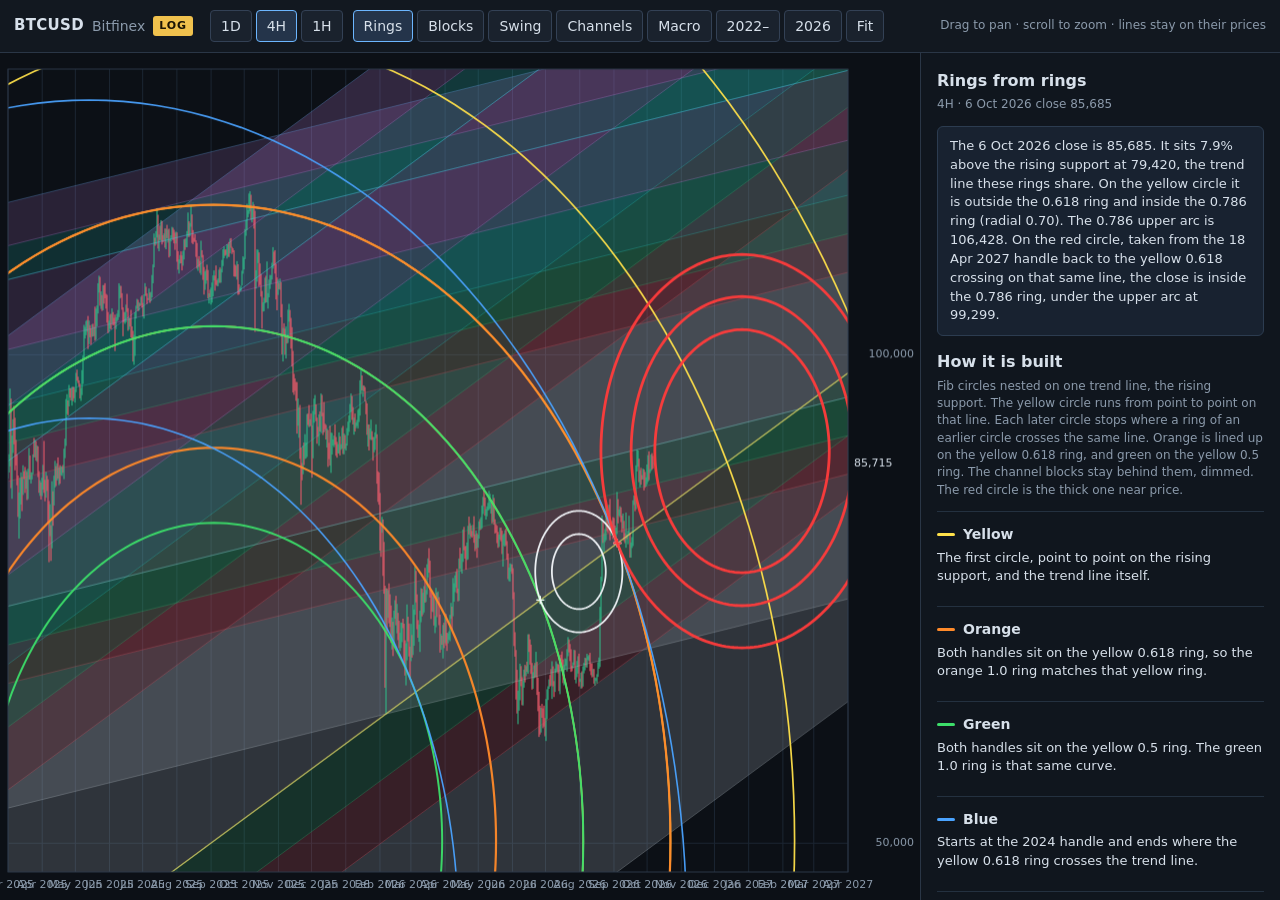
<file: index.html>
<!DOCTYPE html>
<html lang="en">
<head>
  <meta charset="utf-8">
  <meta name="viewport" content="width=device-width, initial-scale=1">
      <title>BTC rings from rings · 6 Oct 2026</title>
  <link rel="stylesheet" href="css/chart.css">
</head>
<body>
  <header>
    <div class="title">
      <strong>BTCUSD</strong>
      <span class="muted">Bitfinex</span>
      <span class="badge">LOG</span>
    </div>
    <div class="tools" role="toolbar" aria-label="Chart controls">
      <div class="group" id="tf">
        <button type="button" data-tf="1d">1D</button>
        <button type="button" data-tf="4h" class="active">4H</button>
        <button type="button" data-tf="1h">1H</button>
      </div>
      <div class="group" id="views">
        <button type="button" data-view="rings" class="active">Rings</button>
        <button type="button" data-view="blocks">Blocks</button>
        <button type="button" data-view="swing">Swing</button>
        <button type="button" data-view="channels">Channels</button>
        <button type="button" data-view="macro">Macro</button>
        <button type="button" data-view="y2022">2022–</button>
        <button type="button" data-view="y2026">2026</button>
        <button type="button" data-view="fit">Fit</button>
      </div>
    </div>
    <div class="hint">Drag to pan · scroll to zoom · lines stay on their prices</div>
  </header>
  <main>
    <div id="stage">
      <canvas id="chart"></canvas>
      <div id="loading">Loading Bitfinex BTC candles…</div>
    </div>
    <aside id="legend">
      <h1 id="legend-title">Rings from rings</h1>
      <p class="asof" id="asof"></p>
      <div id="read"></div>
      <h1>How it is built</h1>
      <p class="foot" id="legend-foot">Fib circles nested on one trend line, the rising support. The yellow circle runs from point to point on that line. Each later circle stops where a ring of an earlier circle crosses the same line. Orange is lined up on the yellow 0.618 ring, and green on the yellow 0.5 ring. The channel blocks stay behind them, dimmed. The red circle is the thick one near price.</p>
      <div id="lines"></div>
      <div id="channels"></div>
      <p class="foot" id="audit"></p>
    </aside>
  </main>
  <script src="js/chart.js"></script>
</body>
</html>
</file>
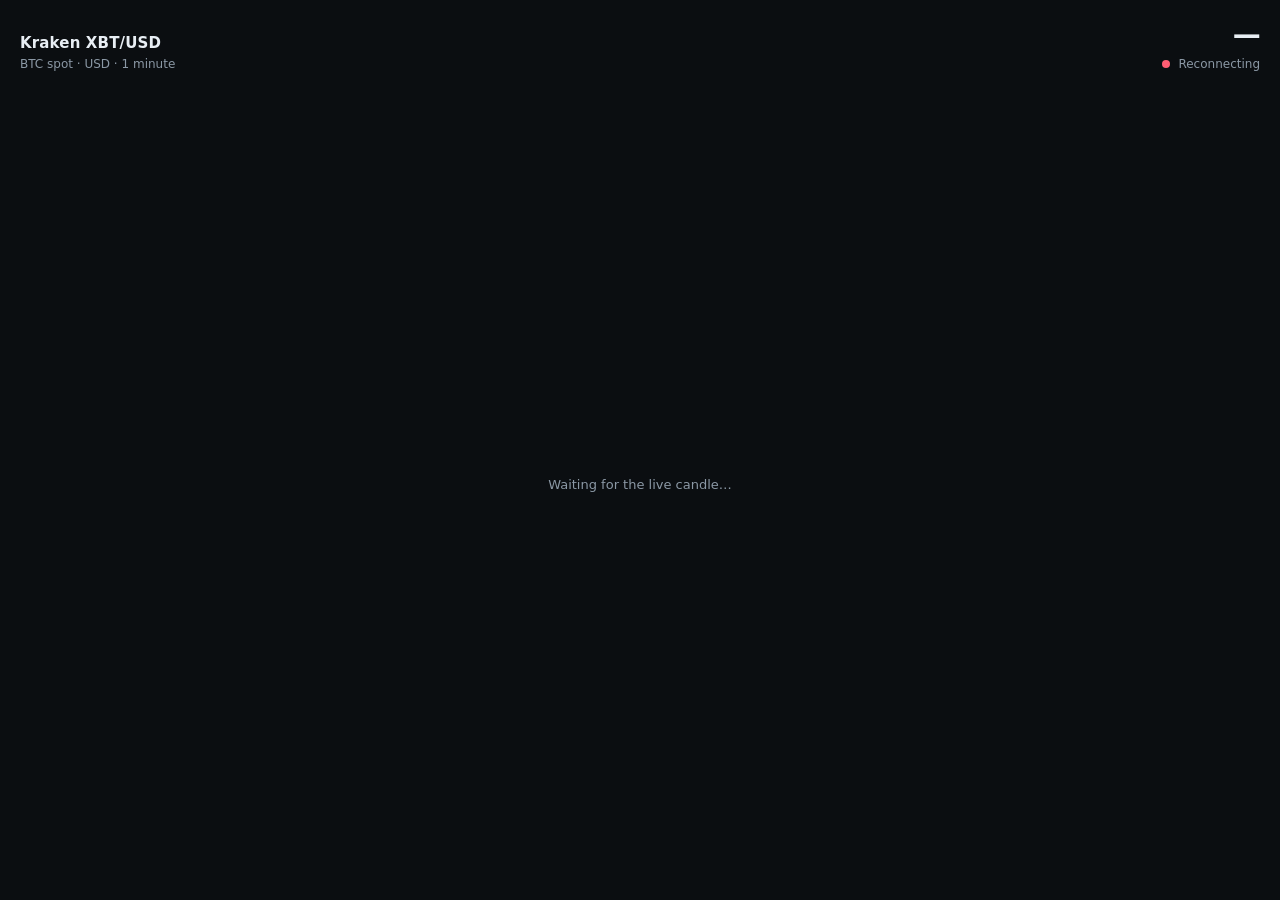
<file: web/index.html>
<!DOCTYPE html>
<html lang="en">
<head>
  <meta charset="utf-8">
  <meta name="viewport" content="width=device-width, initial-scale=1">
  <title>Kraken XBT/USD · 1m</title>
  <style>
    :root {
      color-scheme: dark;
      --bg: #0b0e11;
      --text: #e8eef4;
      --muted: #8b98a5;
      --up: #3dd68c;
      --down: #ff5d73;
      --warn: #f0c14b;
    }
    * { box-sizing: border-box; }
    html, body {
      margin: 0;
      height: 100%;
      background: var(--bg);
      color: var(--text);
      font: 14px/1.35 ui-sans-serif, system-ui, -apple-system, "Segoe UI", sans-serif;
    }
    body {
      display: flex;
      flex-direction: column;
      min-height: 100%;
      height: 100vh;
    }
    header {
      display: flex;
      align-items: flex-end;
      justify-content: space-between;
      gap: 24px;
      padding: 16px 20px 10px;
    }
    h1 {
      margin: 0;
      font-size: 15px;
      font-weight: 620;
      letter-spacing: 0.01em;
    }
    .sub {
      margin-top: 3px;
      color: var(--muted);
      font-size: 12px;
    }
    .quote { text-align: right; }
    #price {
      font-size: 28px;
      font-weight: 620;
      letter-spacing: -0.03em;
      font-variant-numeric: tabular-nums;
    }
    #price.up { color: var(--up); }
    #price.down { color: var(--down); }
    .feed {
      display: flex;
      align-items: center;
      justify-content: flex-end;
      gap: 8px;
      margin-top: 2px;
      color: var(--muted);
      font-size: 12px;
    }
    .dot {
      width: 8px;
      height: 8px;
      border-radius: 50%;
      background: var(--warn);
    }
    .dot.connected { background: var(--up); box-shadow: 0 0 0 3px rgba(61, 214, 140, 0.16); }
    .dot.disconnected { background: var(--down); }
    main {
      flex: 1;
      min-height: 0;
      padding: 0 10px 10px;
    }
    canvas {
      width: 100%;
      height: 100%;
      display: block;
    }
  </style>
</head>
<body>
  <header>
    <div>
      <h1>Kraken XBT/USD</h1>
      <div class="sub" id="bar">BTC spot · USD · 1 minute</div>
    </div>
    <div class="quote">
      <div id="price">—</div>
      <div class="feed">
        <span class="dot" id="dot"></span>
        <span id="status">Connecting</span>
      </div>
    </div>
  </header>
  <main>
    <canvas id="chart" aria-label="BTC spot one-minute candlestick chart"></canvas>
  </main>
  <script src="chart.js"></script>
</body>
</html>
</file>
<file: css/chart.css>
:root {
  color-scheme: dark;
  --bg: #0c1016;
  --bg-2: #121820;
  --line: #2a3646;
  --text: #d7e0ea;
  --muted: #8b9aab;
  --up: #2fbf8a;
  --down: #ef5d6c;
}

* { box-sizing: border-box; }

html, body {
  margin: 0;
  height: 100%;
  background: var(--bg);
  color: var(--text);
  font: 14px/1.45 ui-sans-serif, system-ui, sans-serif;
}

body {
  display: grid;
  grid-template-rows: auto 1fr;
  min-height: 100%;
}

header {
  display: flex;
  align-items: center;
  gap: 16px;
  padding: 10px 14px;
  border-bottom: 1px solid var(--line);
  background: var(--bg-2);
}

.title {
  display: flex;
  align-items: center;
  gap: 8px;
  min-width: 180px;
}

.title strong { font-size: 15px; letter-spacing: 0.02em; }

.muted { color: var(--muted); }

.badge {
  background: #f0c14d;
  color: #1a1404;
  font-size: 11px;
  font-weight: 700;
  letter-spacing: 0.08em;
  padding: 2px 6px;
  border-radius: 3px;
}

.tools { display: flex; gap: 10px; flex-wrap: wrap; }

.group { display: flex; gap: 4px; }

button {
  background: #1a222d;
  color: var(--text);
  border: 1px solid #334155;
  border-radius: 4px;
  padding: 5px 10px;
  font: inherit;
  cursor: pointer;
}

button.active, button:hover { border-color: #6cb6ff; }

button.active { background: #24344a; }

.hint {
  margin-left: auto;
  color: var(--muted);
  font-size: 12px;
}

main {
  display: grid;
  grid-template-columns: minmax(0, 1fr) 360px;
  min-height: 0;
}

#stage { position: relative; min-width: 0; min-height: 0; }

canvas {
  width: 100%;
  height: 100%;
  display: block;
  cursor: grab;
  touch-action: none;
}

canvas.dragging { cursor: grabbing; }

#loading {
  position: absolute;
  inset: 0;
  display: grid;
  place-items: center;
  background: rgba(12, 16, 22, 0.86);
  color: var(--muted);
}

#loading.hidden { display: none; }

aside {
  overflow: auto;
  border-left: 1px solid var(--line);
  background: #10161e;
  padding: 16px 16px 28px;
}

h1 {
  font-size: 16px;
  font-weight: 650;
  margin: 0 0 4px;
}

.asof, .foot { color: var(--muted); font-size: 12px; margin: 0 0 12px; }

#read {
  background: #182230;
  border: 1px solid #2c3c50;
  border-radius: 6px;
  padding: 10px 12px;
  margin-bottom: 14px;
  font-size: 13px;
}

.card {
  border-top: 1px solid #243140;
  padding: 12px 0;
}

.card h2 {
  margin: 0 0 4px;
  font-size: 14px;
  display: flex;
  align-items: center;
  gap: 8px;
}

.swatch {
  width: 18px;
  height: 3px;
  border-radius: 2px;
  display: inline-block;
}

.swatch-ring {
  width: 10px;
  height: 10px;
  border-radius: 50%;
  background: transparent;
  border: 2px solid;
}

.level { color: var(--muted); font-size: 12px; margin: 0 0 6px; }

.why { margin: 0 0 8px; font-size: 13px; }

ul { margin: 0; padding-left: 16px; }

li { margin: 2px 0; font-size: 12px; color: #c5d0dc; }

.err { color: var(--muted); }

@media (max-width: 900px) {
  main { grid-template-columns: 1fr; grid-template-rows: minmax(320px, 55vh) auto; }
  .hint { display: none; }
  aside { border-left: 0; border-top: 1px solid var(--line); }
}
</file>
